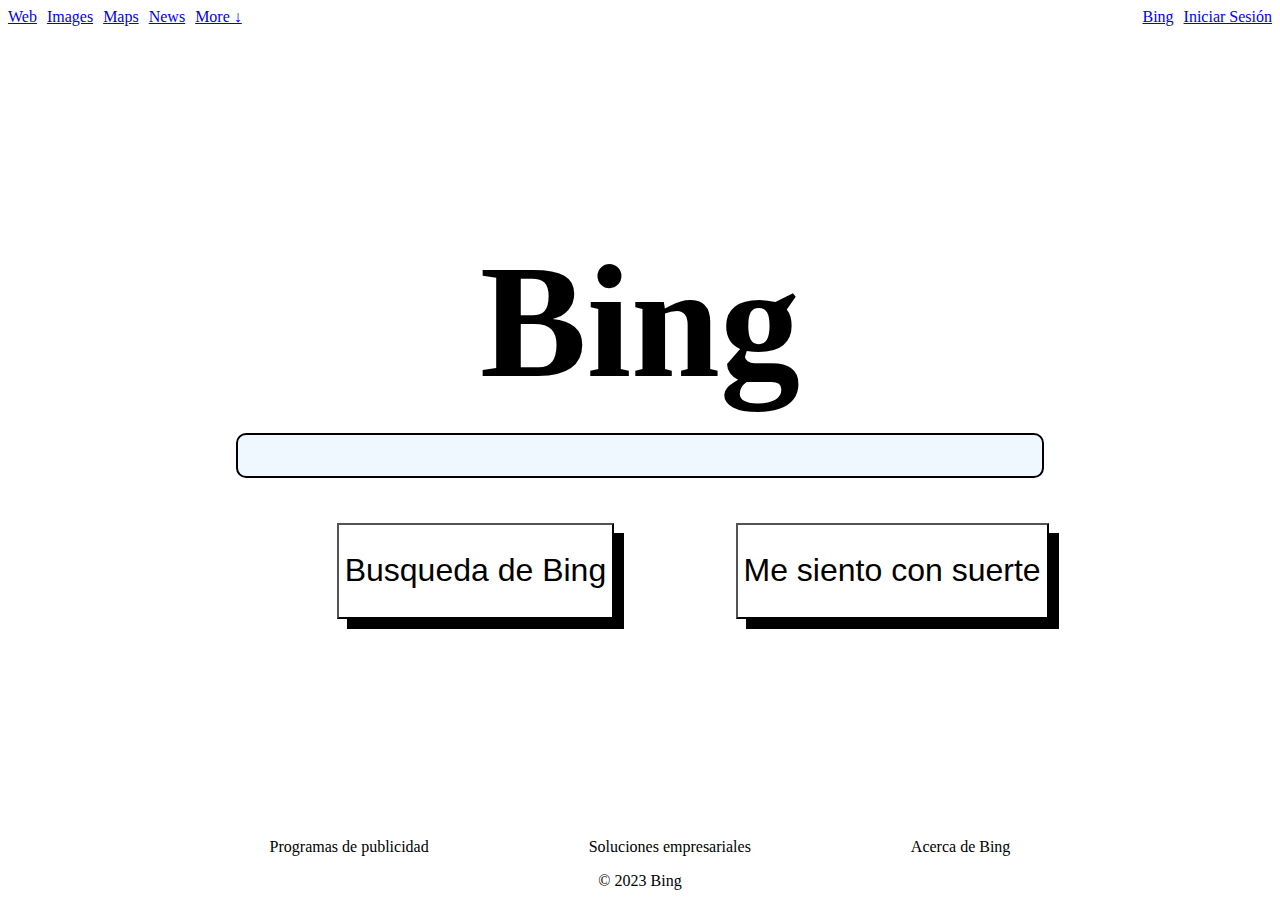
<file: Busqueda/index.html>
<!DOCTYPE html>
<html lang="en">
<head>
    <meta charset="UTF-8">
    <meta http-equiv="X-UA-Compatible" content="IE=edge">
    <meta name="viewport" content="width=device-width, initial-scale=1.0">
    <title>Document</title>
    <link rel="stylesheet" href="style.css">
</head>
<body>
    <nav>
        <div class="navbar1">
            <a href="http://" target="_blank" rel="noopener noreferrer">Web</a>
            <a href="http://" target="_blank" rel="noopener noreferrer">Images</a>
            <a href="http://" target="_blank" rel="noopener noreferrer">Maps</a>
            <a href="http://" target="_blank" rel="noopener noreferrer">News</a>
            <a href="http://" target="_blank" rel="noopener noreferrer">More &DownArrow;</a>
        </div>
        <div class="navbar2">
            <a href="http://" target="_blank" rel="noopener noreferrer">Bing</a>
            <a href="http://" target="_blank" rel="noopener noreferrer">Iniciar Sesión</a>
        </div>
    </nav>
    <div class="container">
        <h2>Bing</h2>
        <label class="labelbusq" for="busq">Busqueda</label>
        <input type="search" name="busq" id="busq">
        <div class="botones">
            <input type="button" value="Busqueda de Bing">
            <input type="button" value="Me siento con suerte">
        </div>
    </div>
    <footer>
        <div class="footerbar1">
            <p>Programas de publicidad</p>
            <p>Soluciones empresariales</p>
            <p>Acerca de Bing</p>
        </div>
        &copy; 2023 Bing
    </footer>
</body>
</html>

<!-- 
    Jonathan Nicolas Melendez Aguilera
    Universidad Tecnologica Metropolitana
    Tercer Cuatrimestre 2C
    Aplicaciones Web
    Ruth Martinez
-->
</file>
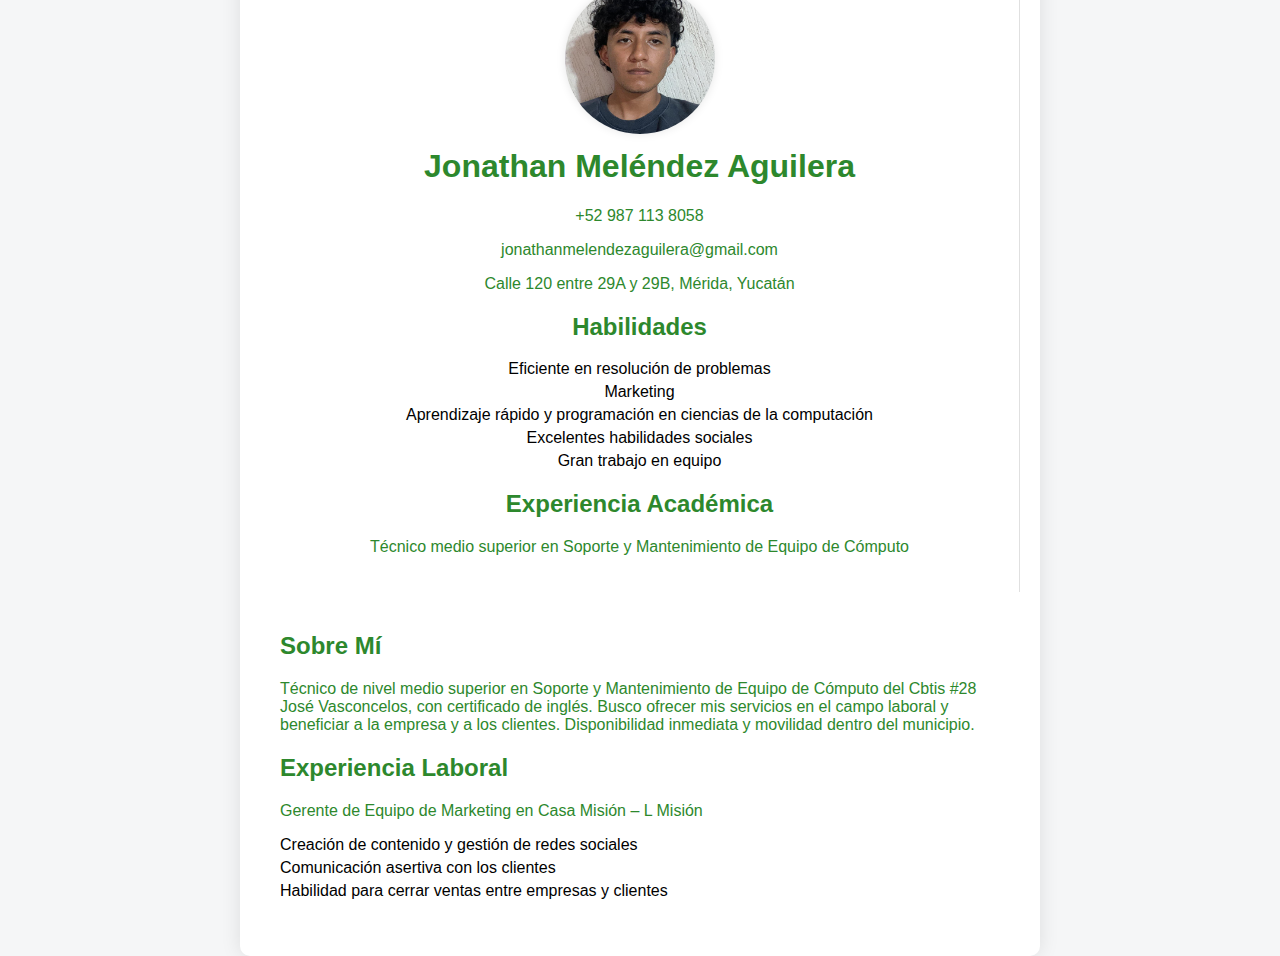
<file: CV/index.html>
<!DOCTYPE html>
<html lang="es">
<head>
    <meta charset="UTF-8">
    <meta name="viewport" content="width=device-width, initial-scale=1.0">
    <link rel="stylesheet" href="style.css">
    <title>Curriculum Vitae</title>
</head>
<body>
    <div class="resume">
        <div class="left-section">
            <img src="image.png" alt="Jonathan Meléndez Aguilera">
            <h1>Jonathan Meléndez Aguilera</h1>
            <p>+52 987 113 8058</p>
            <p>jonathanmelendezaguilera@gmail.com</p>
            <p>Calle 120 entre 29A y 29B, Mérida, Yucatán</p>
            <h2>Habilidades</h2>
            <ul>
                <li>Eficiente en resolución de problemas</li>
                <li>Marketing</li>
                <li>Aprendizaje rápido y programación en ciencias de la computación</li>
                <li>Excelentes habilidades sociales</li>
                <li>Gran trabajo en equipo</li>
            </ul>
            <h2>Experiencia Académica</h2>
            <p>Técnico medio superior en Soporte y Mantenimiento de Equipo de Cómputo</p>
        </div>
        <div class="right-section">
            <h2>Sobre Mí</h2>
            <p>Técnico de nivel medio superior en Soporte y Mantenimiento de Equipo de Cómputo del Cbtis #28 José Vasconcelos, con certificado de inglés. Busco ofrecer mis servicios en el campo laboral y beneficiar a la empresa y a los clientes. Disponibilidad inmediata y movilidad dentro del municipio.</p>
            <h2>Experiencia Laboral</h2>
            <p>Gerente de Equipo de Marketing en Casa Misión – L Misión</p>
            <ul>
                <li>Creación de contenido y gestión de redes sociales</li>
                <li>Comunicación asertiva con los clientes</li>
                <li>Habilidad para cerrar ventas entre empresas y clientes</li>
            </ul>
        </div>
    </div>
</body>
</html>

<!-- 
    Jonathan Nicolas Melendez Aguilera
    Universidad Tecnologica Metropolitana
    Tercer Cuatrimestre 2C
    Aplicaciones Web
    Ruth Martinez
-->
</file>
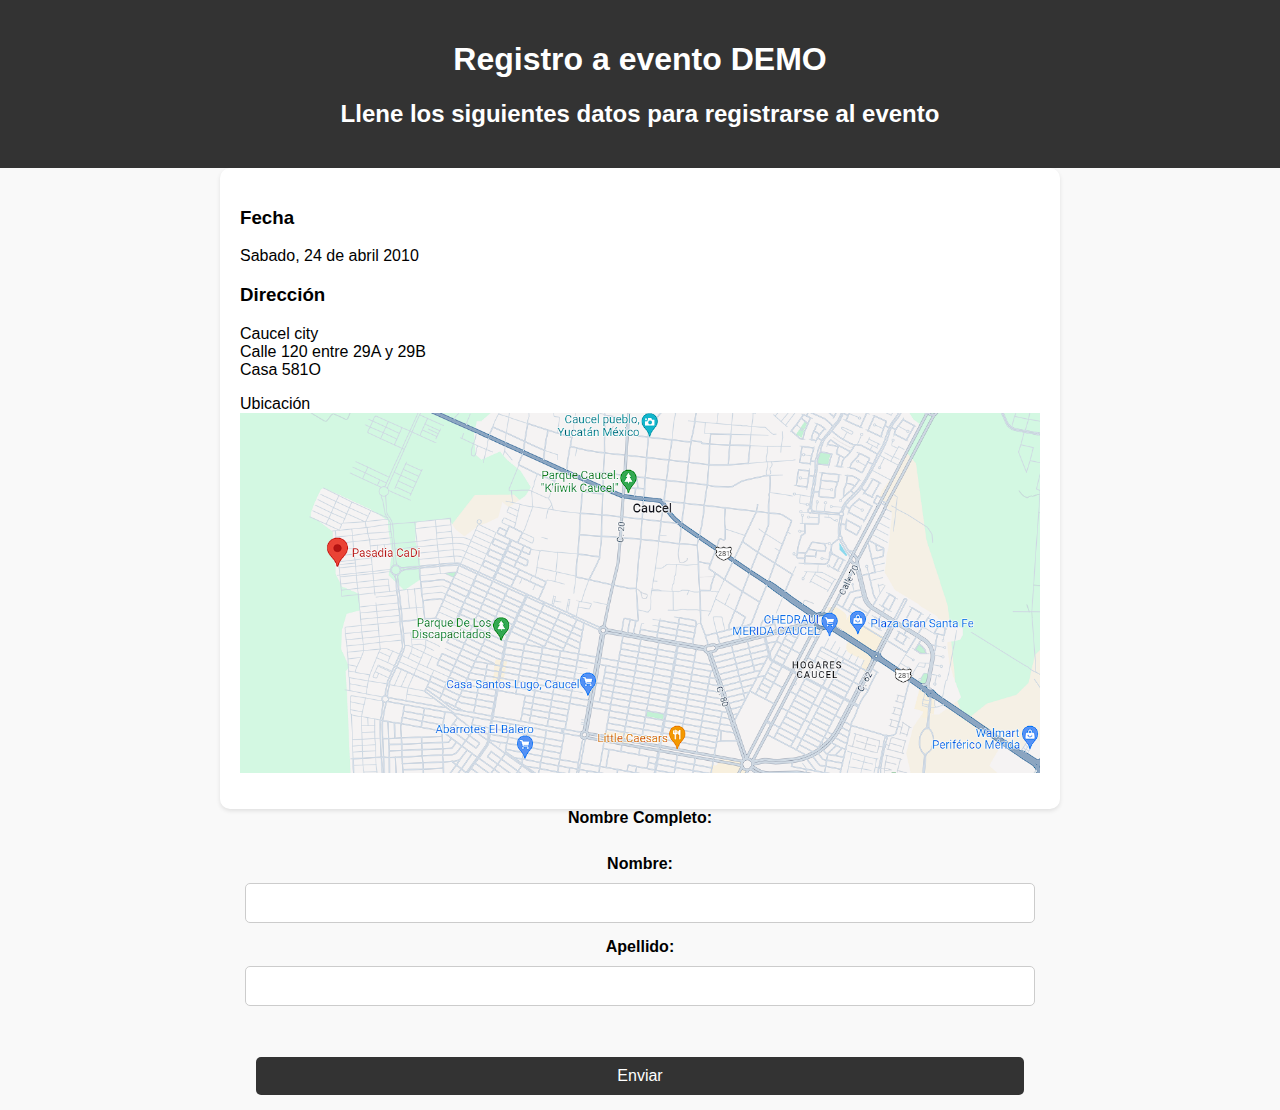
<file: Evento demo/index.html>
<!DOCTYPE html>
<html lang="en">
<head>
    <meta charset="UTF-8">
    <meta name="viewport" content="width=device-width, initial-scale=1.0">
    <link rel="stylesheet" href="style.css">
    <title>Registro demo</title>
</head>
<body>
    <header>
        <h1>Registro a evento DEMO</h1>
        <h2>Llene los siguientes datos para registrarse al evento</h2>
    </header>
    <main>
        <h3>Fecha</h3>
        <p>Sabado, 24 de abril 2010</p>
        
        <h3>Dirección</h3>
        <p>
            Caucel city <br>
            Calle 120 entre 29A y 29B <br>
            Casa 581O
        </p>

        <p>
            Ubicación

            <img src="img/image.png" alt="Ubicación Pasadia Cadi">
        </p>
    </main>

    <footer>
        <form action="#">

            <label for="nombre">Nombre Completo:</label><br>

            <label for="nombre">Nombre:</label>
            <input type="text" id="nombre" name="nombre" required>
        
            <label for="apellido">Apellido:</label>
            <input type="text" id="apellido" name="apellido" required><br><br>
        
            <input type="submit" value="Enviar">
        </form>
    </footer>
</body>
</html>

<!-- 
    Jonathan Nicolas Melendez Aguilera
    Universidad Tecnologica Metropolitana
    Tercer Cuatrimestre 2C
    Aplicaciones Web
    Ruth Martinez
-->
</file>
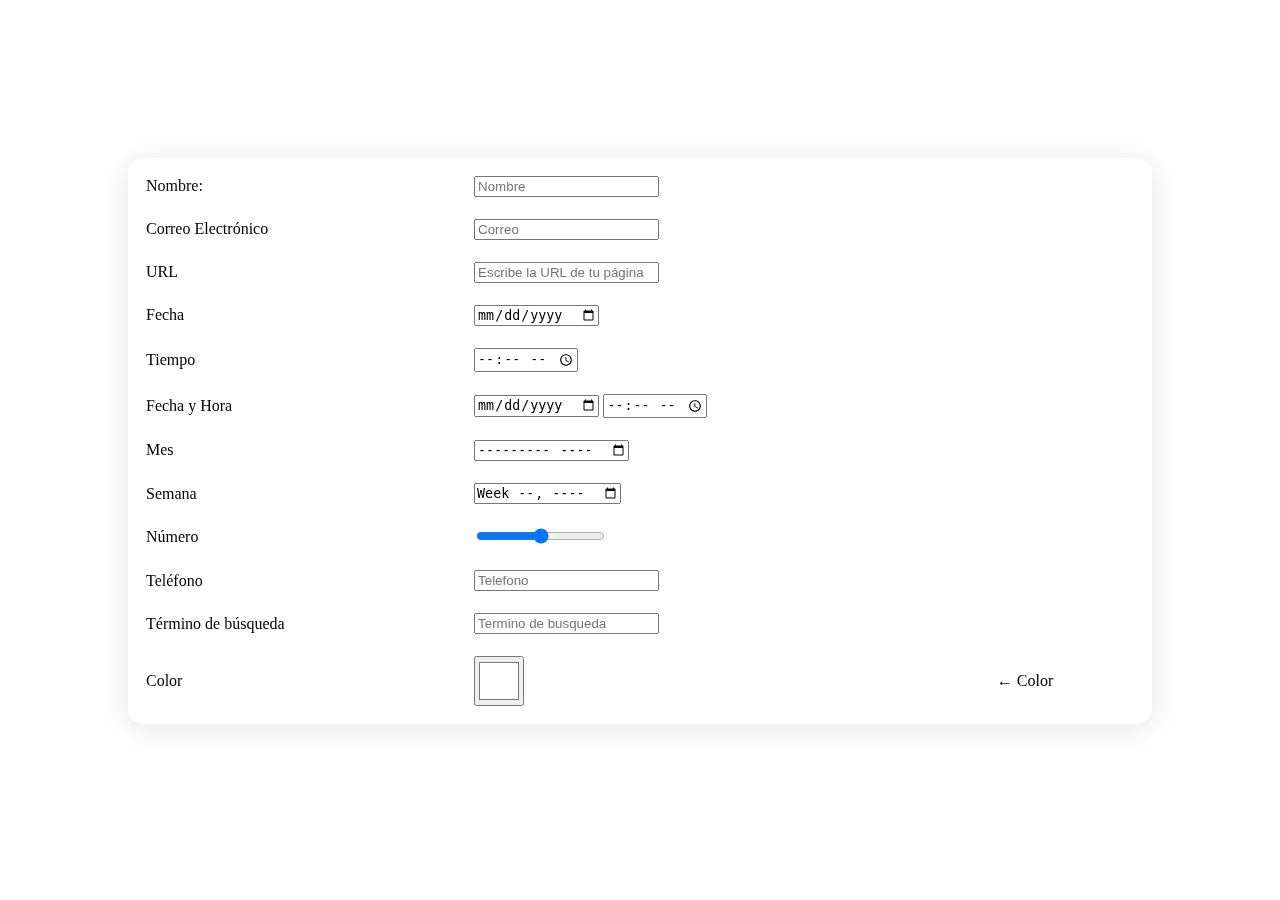
<file: Form 2/index.html>
<!DOCTYPE html>
<html lang="en">
<head>
    <meta charset="UTF-8">
    <meta name="viewport" content="width=device-width, initial-scale=1.0">
    <link rel="stylesheet" href="style.css">
    <title>Formulario 2</title>
</head>
<body>
    <div class="container">
        <table>
            <tr>
                <td><label for="nombre">Nombre:</label></td>
                <td><input type="text" name="nombre" id="nombre" placeholder="Nombre"></td>
            </tr>
            <tr>
                <td><label for="email">Correo Electrónico</label></td>
                <td><input type="text" name="email" id="email" placeholder="Correo"></td>
            </tr>
            <tr>
                <td><label for="hipervinculo">URL</label></td>
                <td><input type="url" name="hipervinculo" id="hipervinculo"  placeholder="Escribe la URL de tu página"></td>
            </tr>
            <tr>
                <td><label for="fecha">Fecha</label></td>
                <td><input type="date" name="fecha" id="fecha"></td>
            </tr>
            <tr>
                <td><label for="time">Tiempo</label></td>
                <td><input type="time" name="time" id="time"></td>
            </tr>
            <tr>
                <td>
                    <label for="2date">Fecha y Hora</label>
                </td>
                <td>
                    <input type="date" name="2date" id="2date">
                    <input type="time" name="2time" id="2time">
                </td>
            </tr>
            <tr>
                <td><label for="month">Mes</label></td>
                <td><input type="month" name="month" id="month"></td>
            </tr>
            <tr>
                <td><label for="week">Semana</label></td>
                <td><input type="week" name="week" id="week"></td>
            </tr>
            <tr>
                <td><label for="number">Número</label></td>
                <td><input type="range" name="number" id="number" min="-10" max="10" value="0" step="1"></td>
            </tr>
            <tr>
                <td><label for="phone">Teléfono</label></td>
                <td><input type="number" name="phone" id="phone" placeholder="Telefono"></td>
            </tr>
            <tr>
                <td><label for="search">Término de búsqueda</label></td>
                <td><input type="search" name="search" id="search" placeholder="Termino de busqueda"></td>
            </tr>
            <tr>
                <td><label for="colour">Color</label></td>
                <td>
                    <input type="color" name="colour" id="colour" value="#ffffff">
                </td>
                <td>&LeftArrow; Color</td>
            </tr>
        </table>
    </div>
</body>
</html>

<!-- 
    Jonathan Nicolas Melendez Aguilera
    Universidad Tecnologica Metropolitana
    Tercer Cuatrimestre 2C
    Aplicaciones Web
    Ruth Martinez
-->
</file>
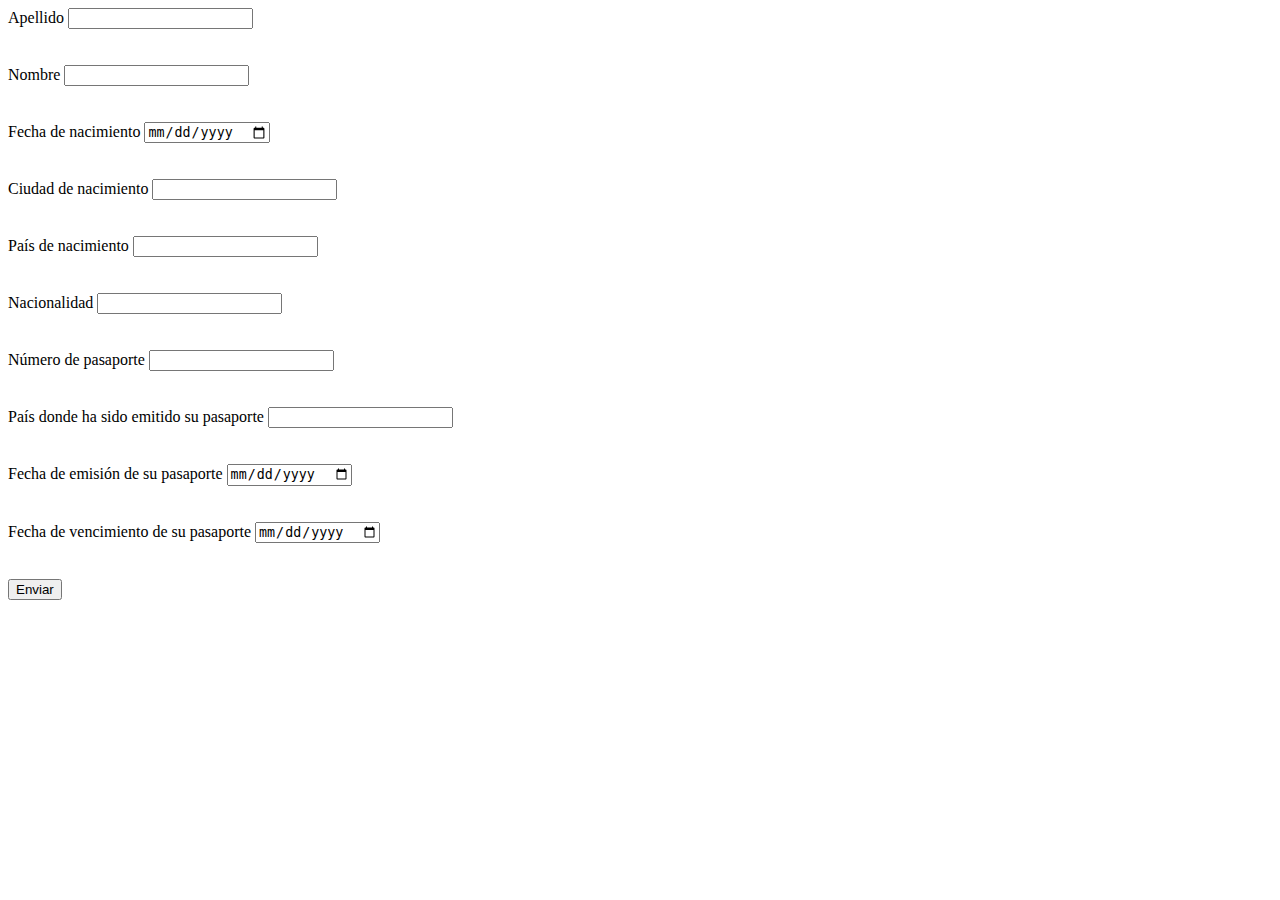
<file: Form/index.html>
<!DOCTYPE html>
<html lang="en">
<head>
    <meta charset="UTF-8">
    <meta name="viewport" content="width=device-width, initial-scale=1.0">
    <title>Formulario 1</title>
</head>
<body>
    <form action="#">
        <label for="apellido">Apellido</label>
        <input type="text" id="apellido" name="apellido" required><br><br><br>

        <label for="nombre">Nombre</label>
        <input type="text" id="nombre" name="nombre" required><br><br><br>

        <label for="nacimiento">Fecha de nacimiento</label>
        <input type="date" id="nacimiento" name="nacimiento" required><br><br><br>

        <label for="ciudad-nacimiento">Ciudad de nacimiento</label>
        <input type="text" id="ciudad-nacimiento" name="ciudad-nacimiento" required><br><br><br>

        <label for="pais">País de nacimiento</label>
        <input type="text" id="pais" name="pais" required><br><br><br>

        <label for="nacionalidad">Nacionalidad</label>
        <input type="text" id="nacionalidad" name="nacionalidad" required><br><br><br>

        <label for="pasaporte">Número de pasaporte</label>
        <input type="text" id="pasaporte" name="pasaporte" required><br><br><br>

        <label for="pais-pasaporte">País donde ha sido emitido su pasaporte</label>
        <input type="text" id="pais-pasaporte" name="pais-pasaporte" required><br><br><br>

        <label for="fecha-pasaporte">Fecha de emisión de su pasaporte</label>
        <input type="date" id="fecha-pasaporte" name="fecha-pasaporte" required><br><br><br>

        <label for="expiracion">Fecha de vencimiento de su pasaporte</label>
        <input type="date" id="expiracion" name="expiracion" required><br><br><br>

        <input type="submit" value="Enviar">
    </form>
</body>
</html>

<!-- 
    Jonathan Nicolas Melendez Aguilera
    Universidad Tecnologica Metropolitana
    Tercer Cuatrimestre 2C
    Aplicaciones Web
    Ruth Martinez
-->
</file>
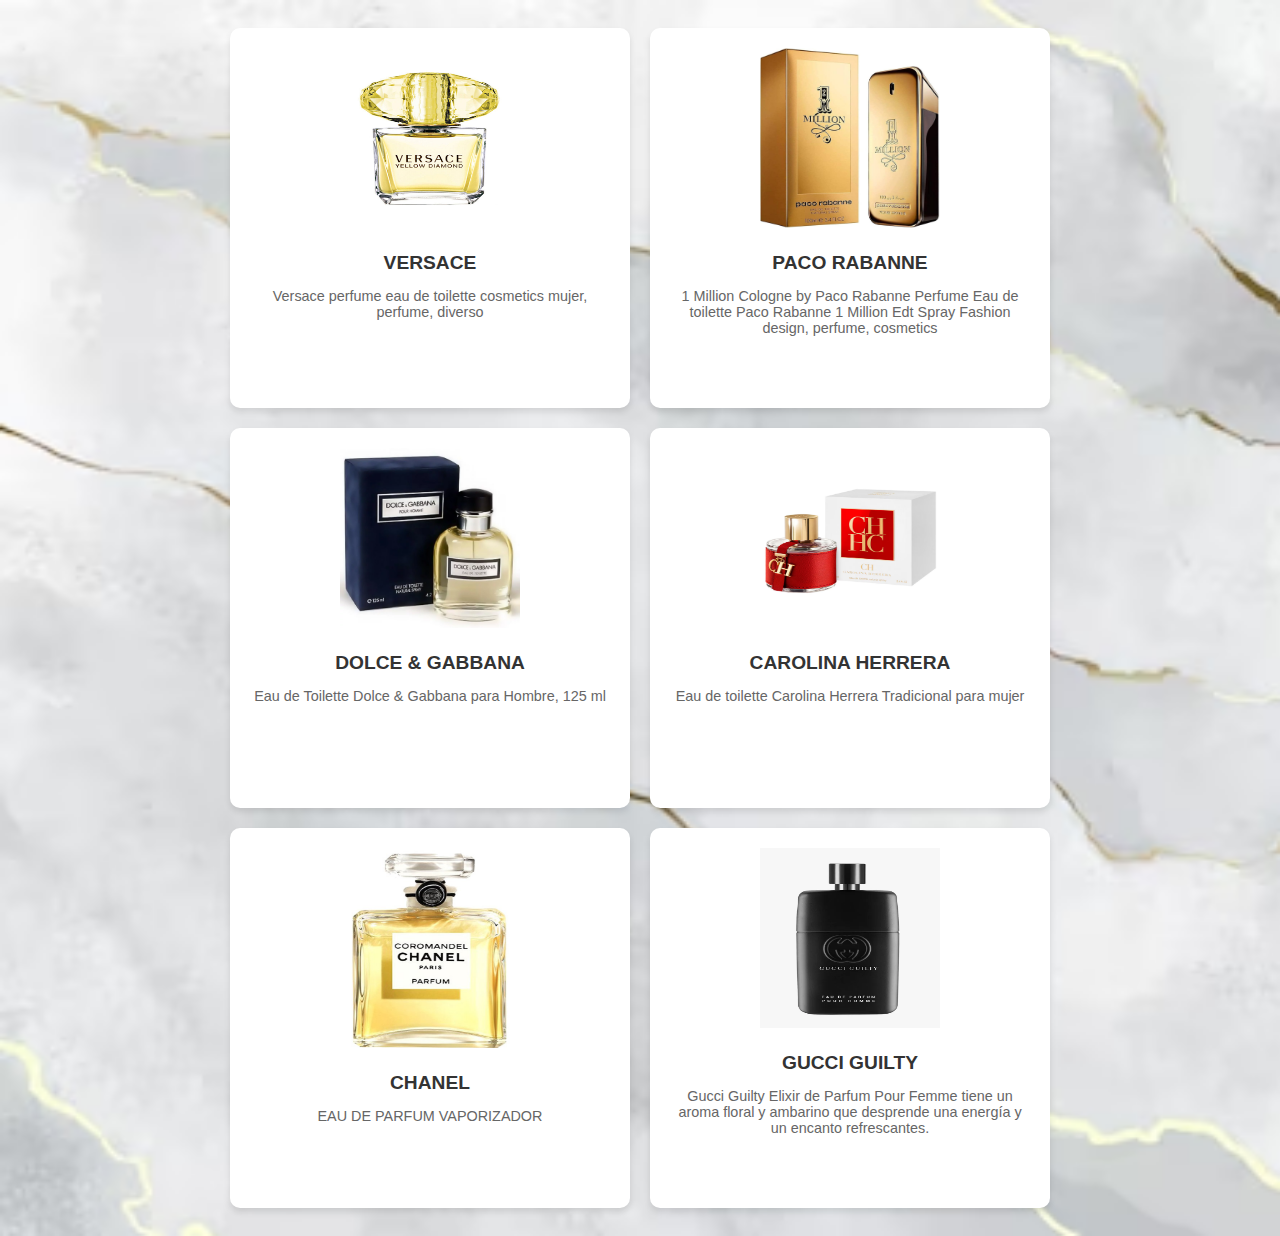
<file: Perfumes/index.html>
<!DOCTYPE html>
<html lang="en">
<head>
    <meta charset="UTF-8">
    <meta http-equiv="X-UA-Compatible" content="IE=edge">
    <meta name="viewport" content="width=device-width, initial-scale=1.0">
    <link rel="stylesheet" href="css/style.css">
    <title>Perfumes</title>
</head>
<body>
    <section class="container">
        <div class="perfume"> 
            <img src="img/perfume1.png" alt="Perfume 1">
            <h3>VERSACE</h3>
            <p>
                Versace perfume eau de toilette cosmetics mujer, perfume,
                diverso</p>
        </div>
        <div class="perfume"> 
            <img src="img/perfume2.png" alt="Perfume 2">
            <h3>PACO RABANNE</h3>
            <p>1 Million Cologne by Paco Rabanne Perfume Eau de toilette  
                Paco Rabanne 1 Million Edt Spray Fashion design, perfume, 
                cosmetics</p>
        </div>
        <div class="perfume"> 
            <img src="img/perfume3.png" alt="Perfume 3">
            <h3>DOLCE & GABBANA</h3>
            <p>Eau de Toilette Dolce & Gabbana para Hombre, 125 ml</p>
        </div>
        <div class="perfume"> 
            <img src="img/perfume4.png" alt="Perfume 4">
            <h3>CAROLINA HERRERA</h3>
            <p>Eau de toilette Carolina Herrera Tradicional para mujer</p>
        </div>
        <div class="perfume cinco"> 
            <img src="img/perfume5.png" alt="Perfume 5">
            <h3>CHANEL</h3>
            <p>EAU DE PARFUM VAPORIZADOR</p>
        </div>
        <div class="perfume"> 
            <img src="img/perfume6.png" alt="Perfume 6">
            <h3>GUCCI GUILTY</h3>
            <p>Gucci Guilty Elixir de Parfum Pour Femme tiene un aroma floral y ambarino que desprende una energía y un encanto refrescantes.</p>
        </div>
    </section>
</body>
</html>
</file>
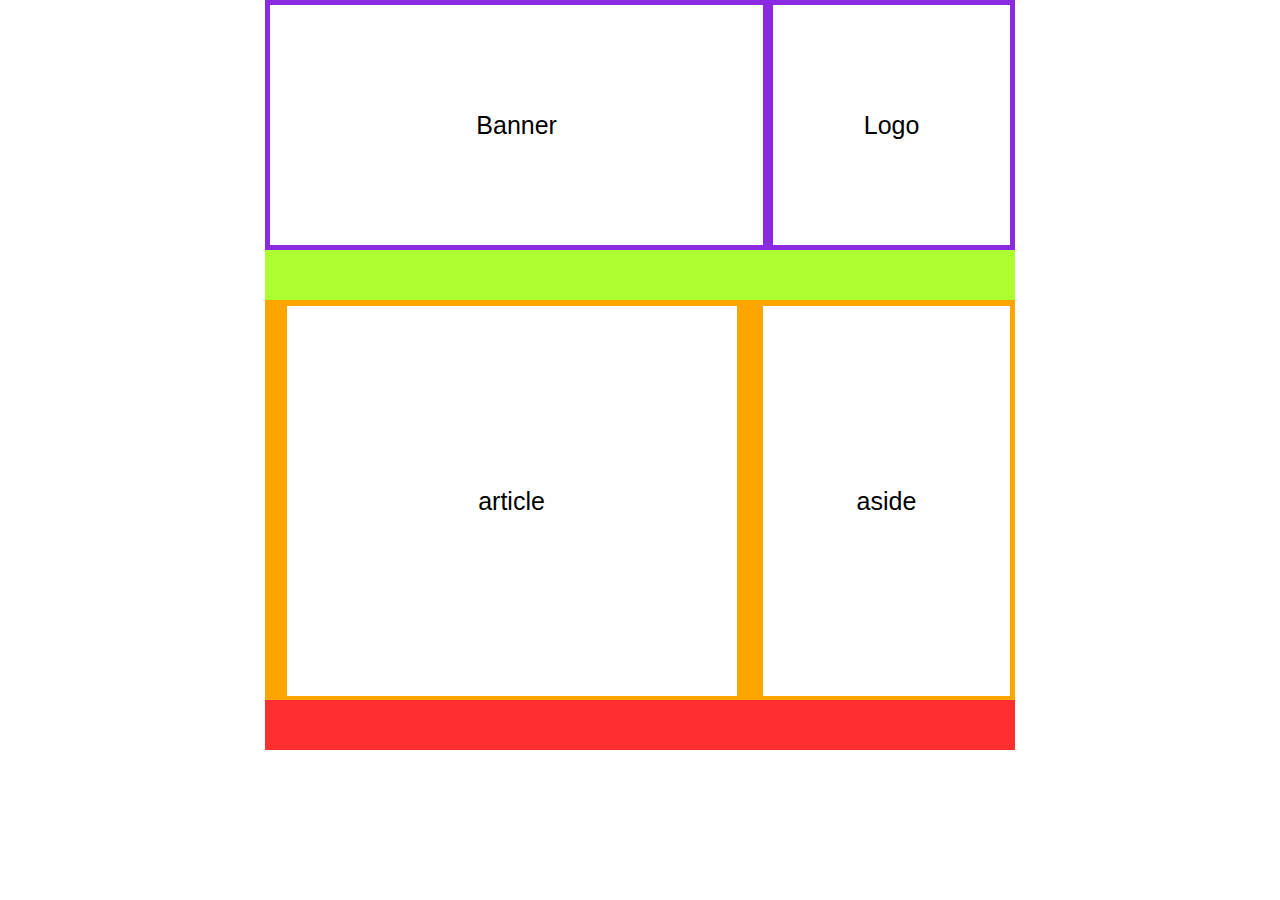
<file: Maquetado 2/html/index.html>
<!DOCTYPE html>
<html lang="en">
<head>
    <meta charset="UTF-8">
    <meta name="viewport" content="width=device-width, initial-scale=1.0">
    <link rel="stylesheet" href="../css/style.css">
    <title>Maquetado 2</title>
</head>
<body>

    <header>
        <div class="banner">Banner</div>
        <div class="logo">Logo</div>
    </header>

    
    <nav class = "Navbar"></nav>

    <main>
        <article>article</article>
        <aside>aside</aside>
    </main>

    <footer>

    </footer>
</body>
</html>
</file>
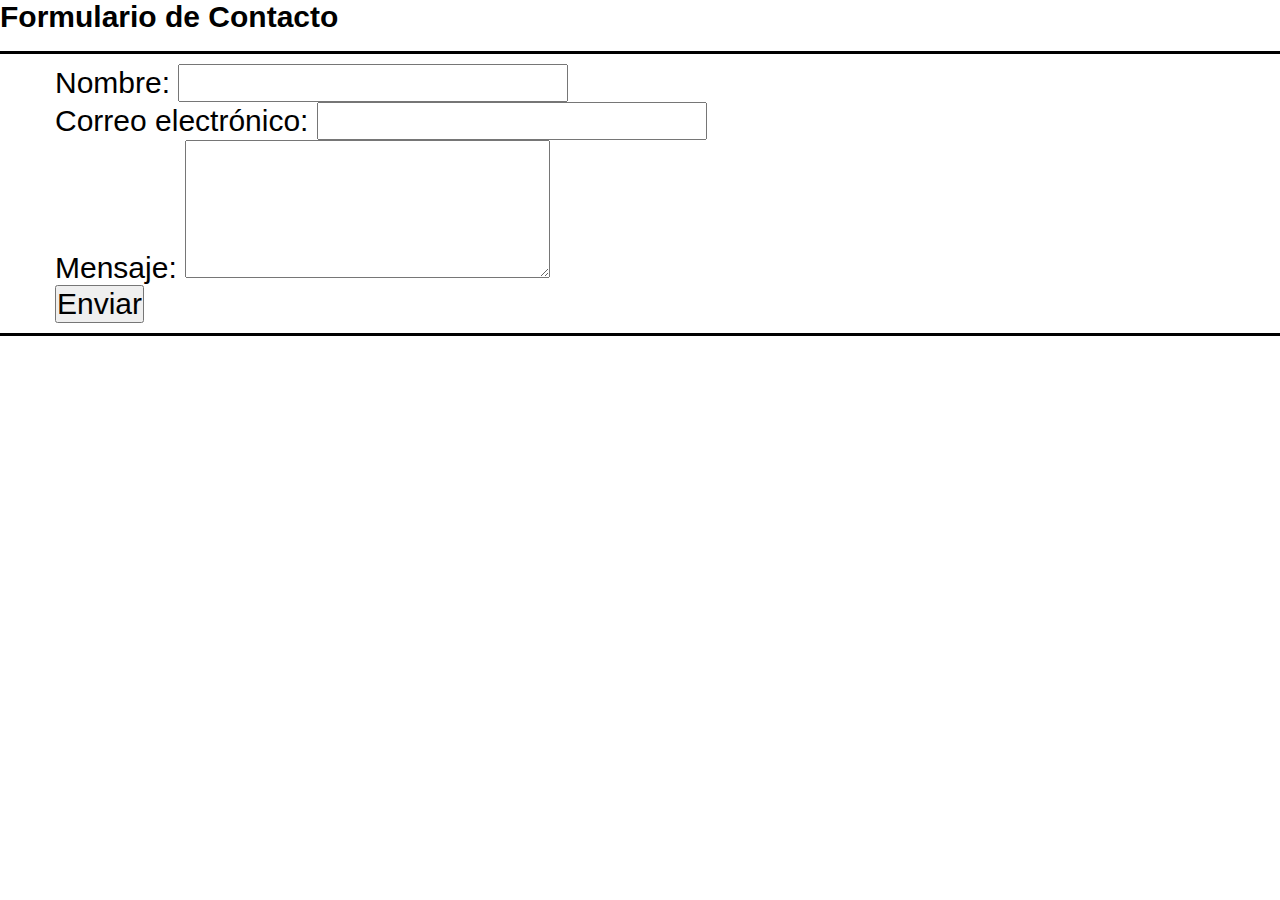
<file: Maquetado 1/html/form.html>
<!DOCTYPE html>
<html lang="en">
<head>
    <meta charset="UTF-8">
    <meta name="viewport" content="width=device-width, initial-scale=1.0">
    <link rel="stylesheet" href="../css/style.css">
    <title>Formulario de Contacto</title>
</head>
<body>
    <h1>Formulario de Contacto</h1>
    <form action="enviar.php" method="post">
        <label for="nombre">Nombre:</label>
        <input type="text" id="nombre" name="nombre" required>
        <br>
        <label for="correo">Correo electrónico:</label>
        <input type="email" id="correo" name="correo" required>
        <br>
        <label for="mensaje">Mensaje:</label>
        <textarea id="mensaje" name="mensaje" rows="4" required></textarea>
        <br>
        <input type="submit" value="Enviar">
    </form>
</body>
</html>
</file>
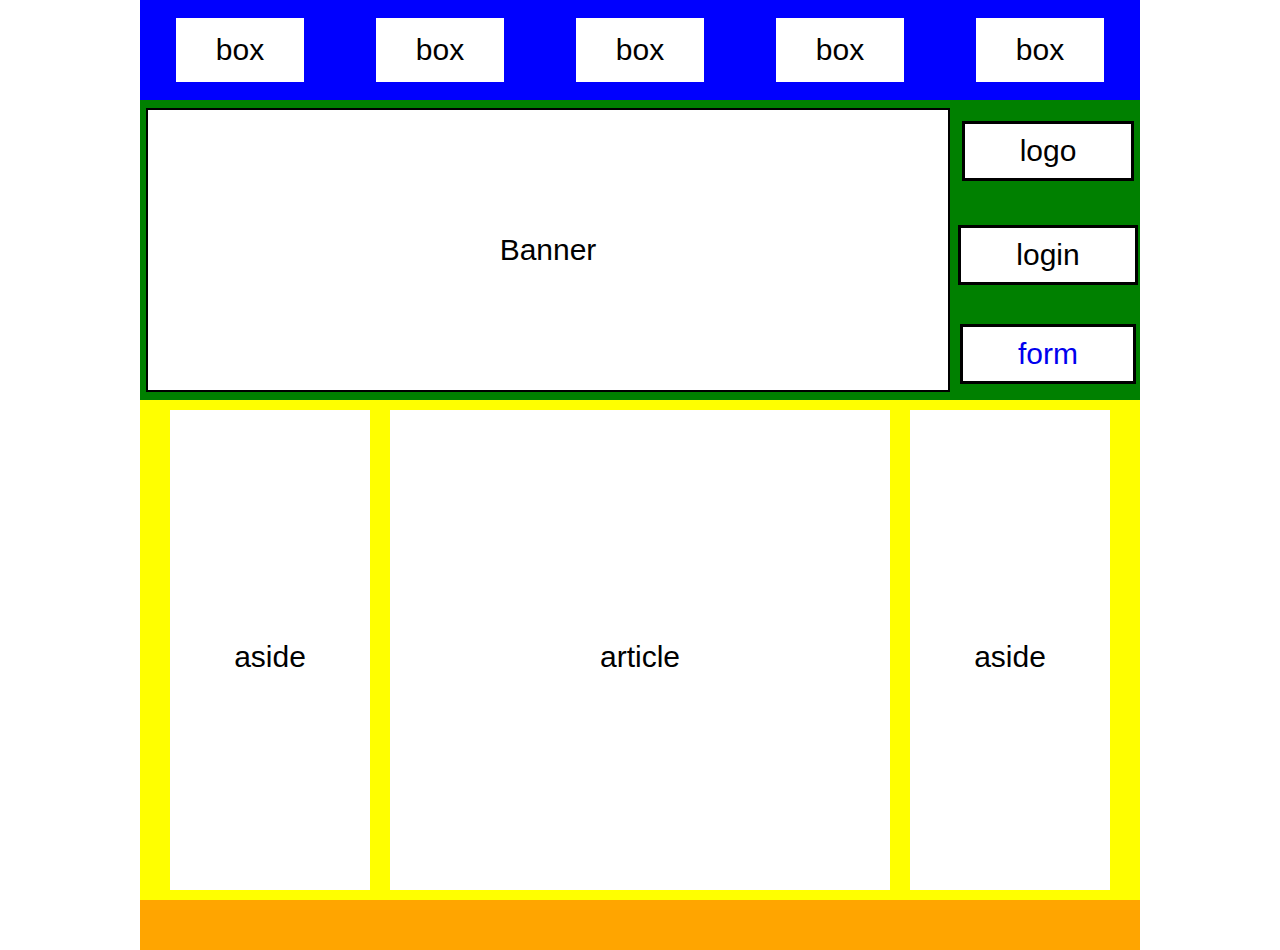
<file: Maquetado 1/html/maquetado.html>
<!DOCTYPE html>
<html lang="en">
<head>
    <meta charset="UTF-8">
    <meta name="viewport" content="width=device-width, initial-scale=1.0">
    <link rel="stylesheet" href="../css/style.css">
    <title>Maquetado 1</title>
</head>

<body>
    <nav class="Navbar">
        <div class="box">box</div>
        <div class="box">box</div>
        <div class="box">box</div>
        <div class="box">box</div>
        <div class="box">box</div>
    </nav>

    <header class="header">

        <div class="banner">Banner</div>

            <div class="minibox-container">
                <div class="minibox">logo</div>
                <div class="minibox">login</div>
                <form class="miniobx">
                    <a href="../html/form.html">form</a>
                </form>
            </div>
    </header>

    <main class ="main">
        <aside class ="left-aside">aside</aside>
        <article>article</article>
        <aside class = "right-aside">aside</aside>
    </main>

    <footer>
        
    </footer>
</body>
</html>

<!-- 
    Jonathan Nicolas Melendez Aguilera
    Universidad Tecnologica Metropolitana
    Tercer Cuatrimestre 2C
    Aplicaciones Web
    Ruth Martinez
-->
</file>
<file: Busqueda/style.css>
* {
    box-sizing: border-box;
}

body {
    height: 98vh;
    display: flex;
    flex-direction: column;
}

nav {
    display: flex;
    flex-direction: row;
    justify-content: space-between;
}

.navbar1 {
    display: flex;
    flex-direction: row;
    gap: 10px;
    width: 50vw;
    justify-content: flex-start;
}

.navbar2 {
    width: 100%;
    display: flex;
    flex-direction: row;
    gap: 10px;
    justify-content: flex-end;
}
.container {
    align-items: center;
    display: flex;
    flex-direction: column;
    margin: auto;
    width: 80%;
}

.labelbusq {
    visibility: hidden;
}

input[type="search"] {
    width: 80%;
    height: 5vh;
    background-color: aliceblue;
    border: 2px solid black;
    border-radius: 10px;
}

.botones {
    width: 60%;
    display: flex;
    gap: 20%;
    margin-top: 5vh;
}

.botones > * {
    font-size: 2em;
    height: 3em;
    width: 100%;
    background-color: white;
    box-shadow: 10px 10px black;
}

h2 {
    font-size: 10em;
    margin: 0px;
}

footer {
    display: flex;
    flex-direction: column;
    align-items: center;
}

.footerbar1 {
    display: flex;
    flex-direction: row;
    gap: 10em;
}
</file>
<file: CV/style.css>
body {
    font-family: Arial, sans-serif;
    background-color: #f5f6f7;
    margin: 0;
    padding: 0;
    display: flex;
    justify-content: center;
    align-items: center;
    height: 100vh;
}
.resume {
    width: 800px;
    max-width: 100%;
    background-color: #ffffff;
    border-radius: 10px;
    box-shadow: 0px 0px 20px rgba(0, 0, 0, 0.1);
    padding: 20px;
    box-sizing: border-box;
}
.left-section, .right-section {
    padding: 20px;
}
.left-section {
    text-align: center;
    border-right: 1px solid #e0e0e0;
    flex: 1;
}
.right-section {
    text-align: left;
    flex: 2;
}
h1, h2, p {
    color: #2d882d;
}
h1 {
    margin-top: 0;
}
img {
    width: 150px;
    height: 150px;
    border-radius: 50%;
    margin-bottom: 10px;
    box-shadow: 0px 0px 10px rgba(0, 0, 0, 0.1);
}
ul {
    list-style-type: none;
    padding: 0;
}
li {
    margin-bottom: 5px;
}
</file>
<file: Evento demo/style.css>
body {
    font-family: Arial, sans-serif;
    background-color: #f9f9f9;
    margin: 0;
    padding: 0;
}

/* Encabezado */
header {
    background-color: #333;
    color: white;
    text-align: center;
    padding: 20px;
}

/* Contenido principal */
main {
    max-width: 800px;
    margin: 0 auto;
    padding: 20px;
    background-color: white;
    border-radius: 10px;
    box-shadow: 0 2px 4px rgba(0, 0, 0, 0.1);
}

/* Formulario */
form {
    display: flex;
    flex-direction: column;
    align-items: center;
}

label {
    font-weight: bold;
    margin-bottom: 10px;
}

input[type="text"],
input[type="submit"] {
    width: 60%; /* Ajusta el ancho del input */
    max-width: 800px; /* Ancho máximo para evitar que sea muy grande */
    padding: 10px;
    margin-bottom: 15px;
    border: 1px solid #ccc;
    border-radius: 5px;
    font-size: 16px;
}

input[type="submit"] {
    background-color: #333;
    color: white;
    padding: 10px 20px;
    border: none;
    border-radius: 5px;
}

input[type="submit"]:hover {
    background-color: #555;
}

img {
    display: block;
    margin: 0 auto;
    max-width: 100%; /* Asegura que la imagen no se salga del contenedor */
    height: auto; /* Mantiene la proporción de la imagen */
}

/* Centrar las cajas del formulario */
form {
    text-align: center;
}
</file>
<file: Form 2/style.css>
* {
    box-sizing: border-box;
}

body {
    height: 98vh;
    display: flex;
    flex-direction: column;
    align-items: center;
    justify-content: center;
    background: #ffffff;
    overflow: hidden;
    margin: 0;
}

.container {
    width: 80%;
    background-color: rgb(255, 255, 255);
    border: 2px dotted black;
    padding: 5px;
    margin: auto;
    background: rgba(255, 255, 255, 0.2);
    border-radius: 16px;
    box-shadow: 0 4px 30px rgba(0, 0, 0, 0.1);
    -webkit-backdrop-filter: blur(5px);
    backdrop-filter: blur(5px);
    border: 1px solid rgba(255, 255, 255, 0.3);
}

.container table {
    width: 100%;
}

.container td {
    padding: 10px;
}

input[type="color"] {
    width: 10%;
    height: 50px;
}
</file>
<file: Perfumes/css/style.css>
* {
    box-sizing: border-box;
    font-family: 'Roboto', sans-serif;
}

body {
    background: url(../img/background.png);
    background-size: cover;
    background-repeat: no-repeat;
}

.container {
    max-width: 120rem;
    margin: 0 auto;
    padding: 20px;
    display: flex;
    flex-wrap: wrap;
    justify-content: center;
    gap: 20px;
}

.perfume {
    width: 400px;
    height: 380px;
    text-align: center;
    background-color: #fff;
    border-radius: 10px;
    box-shadow: 0 4px 6px rgba(0, 0, 0, 0.1);
    padding: 20px;
}

h3 {
    margin: 10px 0;
    font-size: 1.2em;
    color: #333;
}

p {
    color: #666;
    font-size: 0.9em;
}

.perfume img {
    width: 180px;
    height: 180px;
    margin-bottom: 10px;
}

.perfume.cinco img{
    width: 180px;
    height: 200px;
    margin-bottom: 10px;
}

.perfume:hover {
    box-shadow: 0 0 15px rgba(0, 0, 0, 0.3); /* Aumenta la sombra al pasar el mouse */
  }
</file>
<file: Maquetado 2/css/style.css>
*{
    font-family: 'Montserrat', sans-serif;
    font-weight:lighter;
    font-size: 25px;
    margin: 0px auto;
    padding: 0px auto;
}

header{
    display: flex;
    background: blueviolet;
    padding: 0 auto;
    height: 250px;
    width: 750px;
    align-items: center;
}

.banner{
    display: flex;
    background: white;
    padding: 0;
    margin: 0px 5px;
    width: 500px;
    height: 240px;
    justify-content: center;
    align-items: center;
}

.logo{   
    display: flex;
    background: white;
    padding: 0;
    margin: 0px 5px;
    width: 240px;
    height: 240px;
    justify-content: center;
    align-items: center;
}

.Navbar{
    display: flex;
    background: greenyellow;
    justify-content: center;
    width: 750px;
    height: 50px;
}

main{
    display: flex;
    background: orange;
    justify-content: center;
    width: 750px;
    height: 400px;

}

article{
    display: flex;
    background: white;
    padding: 0;
    margin: 6px auto;
    width: 450px;
    height: 390px;
    justify-content: center;
    align-items: center;
}

aside{
    display: flex;
    background: white;
    padding: 0;
    margin: 6px 5px;
    width: 247px;
    height: 390px;
    justify-content: center;
    align-items: center;
}

footer{
    display: flex;
    background: rgb(255, 47, 47);
    justify-content: center;
    width: 750px;
    height: 50px;
}
</file>
<file: Maquetado 1/css/style.css>
* {
    font-family: Arial, Helvetica, sans-serif;
    font-weight: 100%;
    font-size: 30px;
    text-align: inherit;
    margin: 0 auto;
    padding: 0;
    text-decoration: none;
}

.Navbar {
    display: flex;
    background: blue;
    justify-content: center;
    width: 1000px;
    height: 100px;
    margin: 0 auto;
    padding: 0px;
}

.box {
    display: flex;
    background-color: white;
    justify-content: space-between;
    flex-direction: column;
    padding: 15px 40px ;
    margin: 18px auto;
}

.header{
    background: green;
    display: flex;
    justify-content: space-around;
    width: 1000px;
    height: 300px;
    margin: 0 auto;
}

.banner{
    display: flex;
    background: white;
    justify-content: center;
    flex-direction: column;
    padding: 0px;
    width: 800px;
    margin: 10px 8px;
    outline: 2px solid;
    align-items: center;
}

.minibox-container{
    display: flex;
    flex-direction: column;
    align-items: center;
    justify-content: center;
    margin: 0 auto;
}

.minibox{
    flex: 1;
    background: white;
    padding: 10px 55px;
    margin: 25px auto;
    outline: solid;
    align-items: center;
}
form{
    flex: 1;
    background: white;
    margin: 20px auto;
    padding: 10px 55px;
    outline: solid;
}

a:visited{
    color: black;
}

.main{
    display: flex;
    background: yellow;
    width: 1000px;
    height: 500px;
    justify-content: center;
}

.left-aside{
    display: flex;
    flex-direction: column;
    align-items: center;
    padding: 230px 0;
    background: white;
    width: 200px;
    margin: 10px 10px;
}

article{
    display: flex;
    flex-direction: column;
    align-items: center;
    padding: 230px 0;
    background: white;
    width: 500px;
    margin: 10px 10px;
}

.right-aside{
    display: flex;
    flex-direction: column;
    align-items: center;
    padding: 230px 0;
    background: white;
    width: 200px;
    margin: 10px 10px;
}

footer{
    display: flex;
    background: orange;
    height: 50px;
    width: 1000px;
}
</file>
